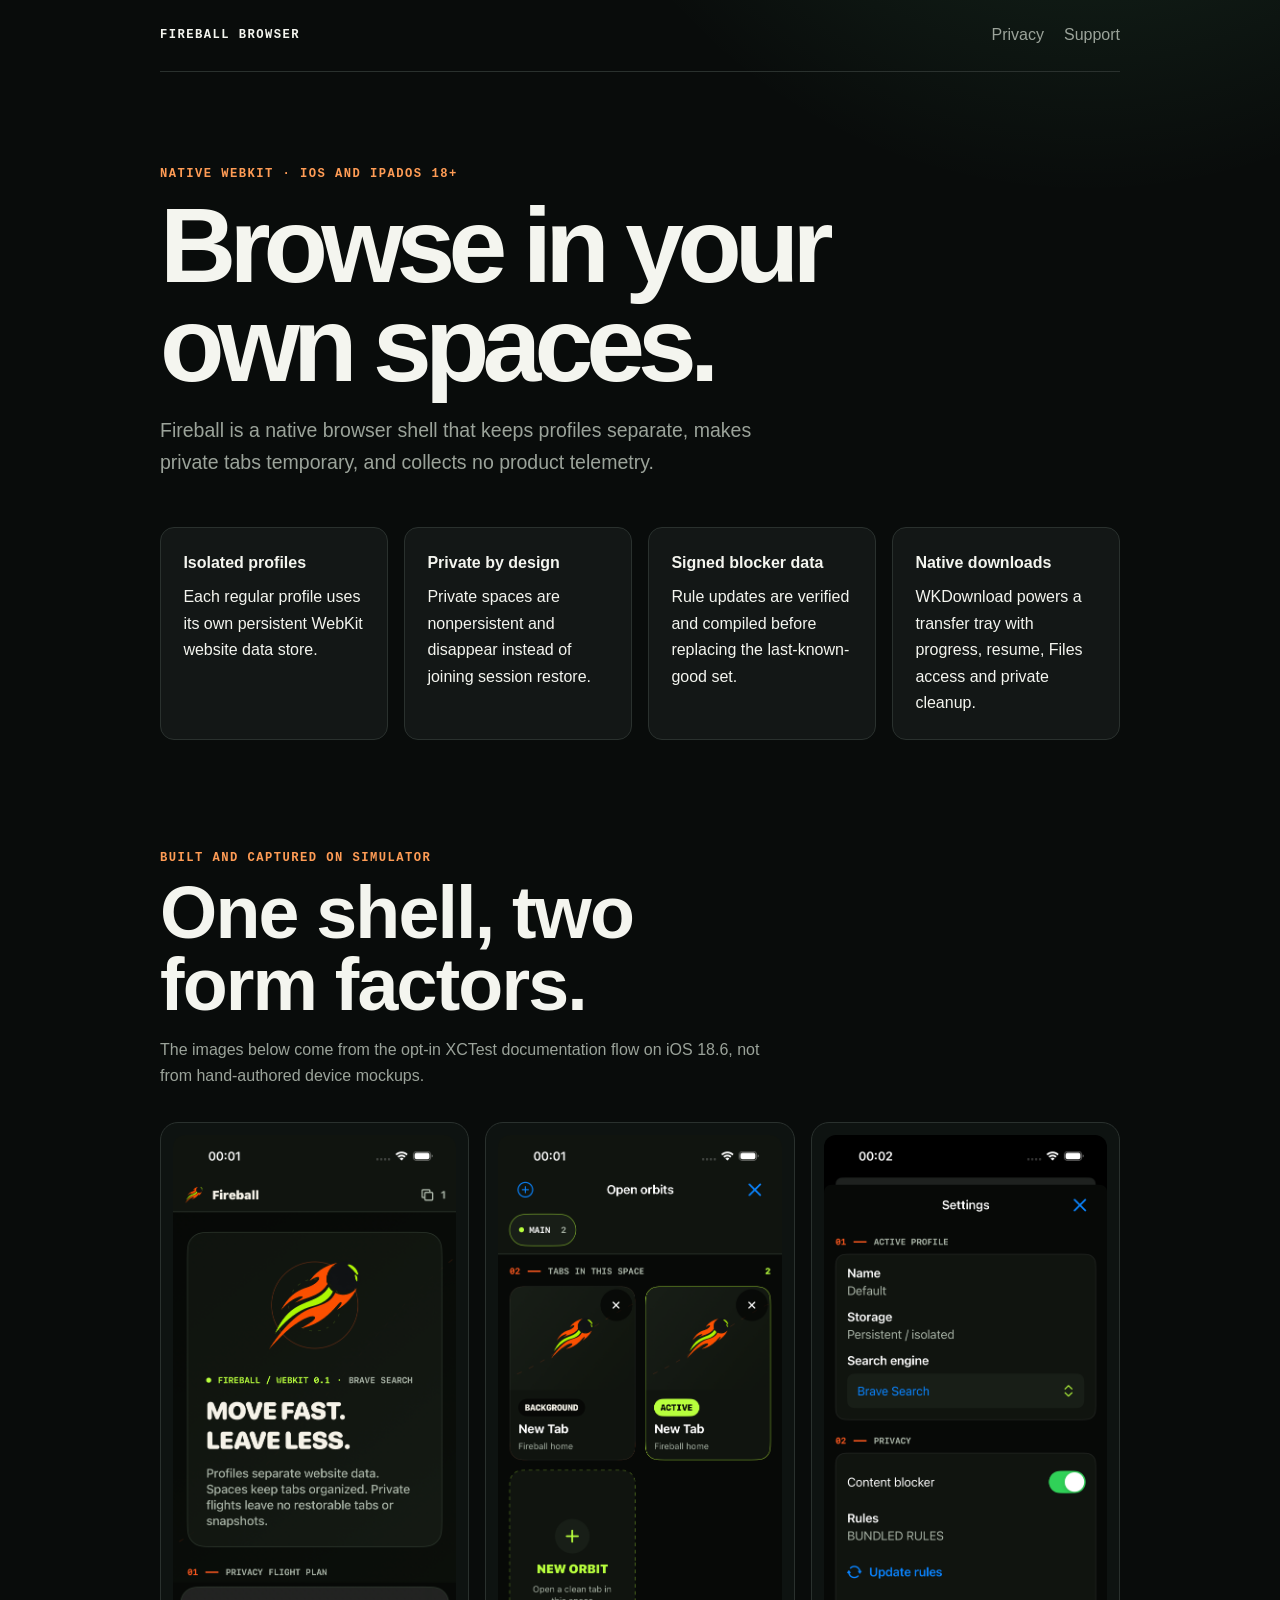
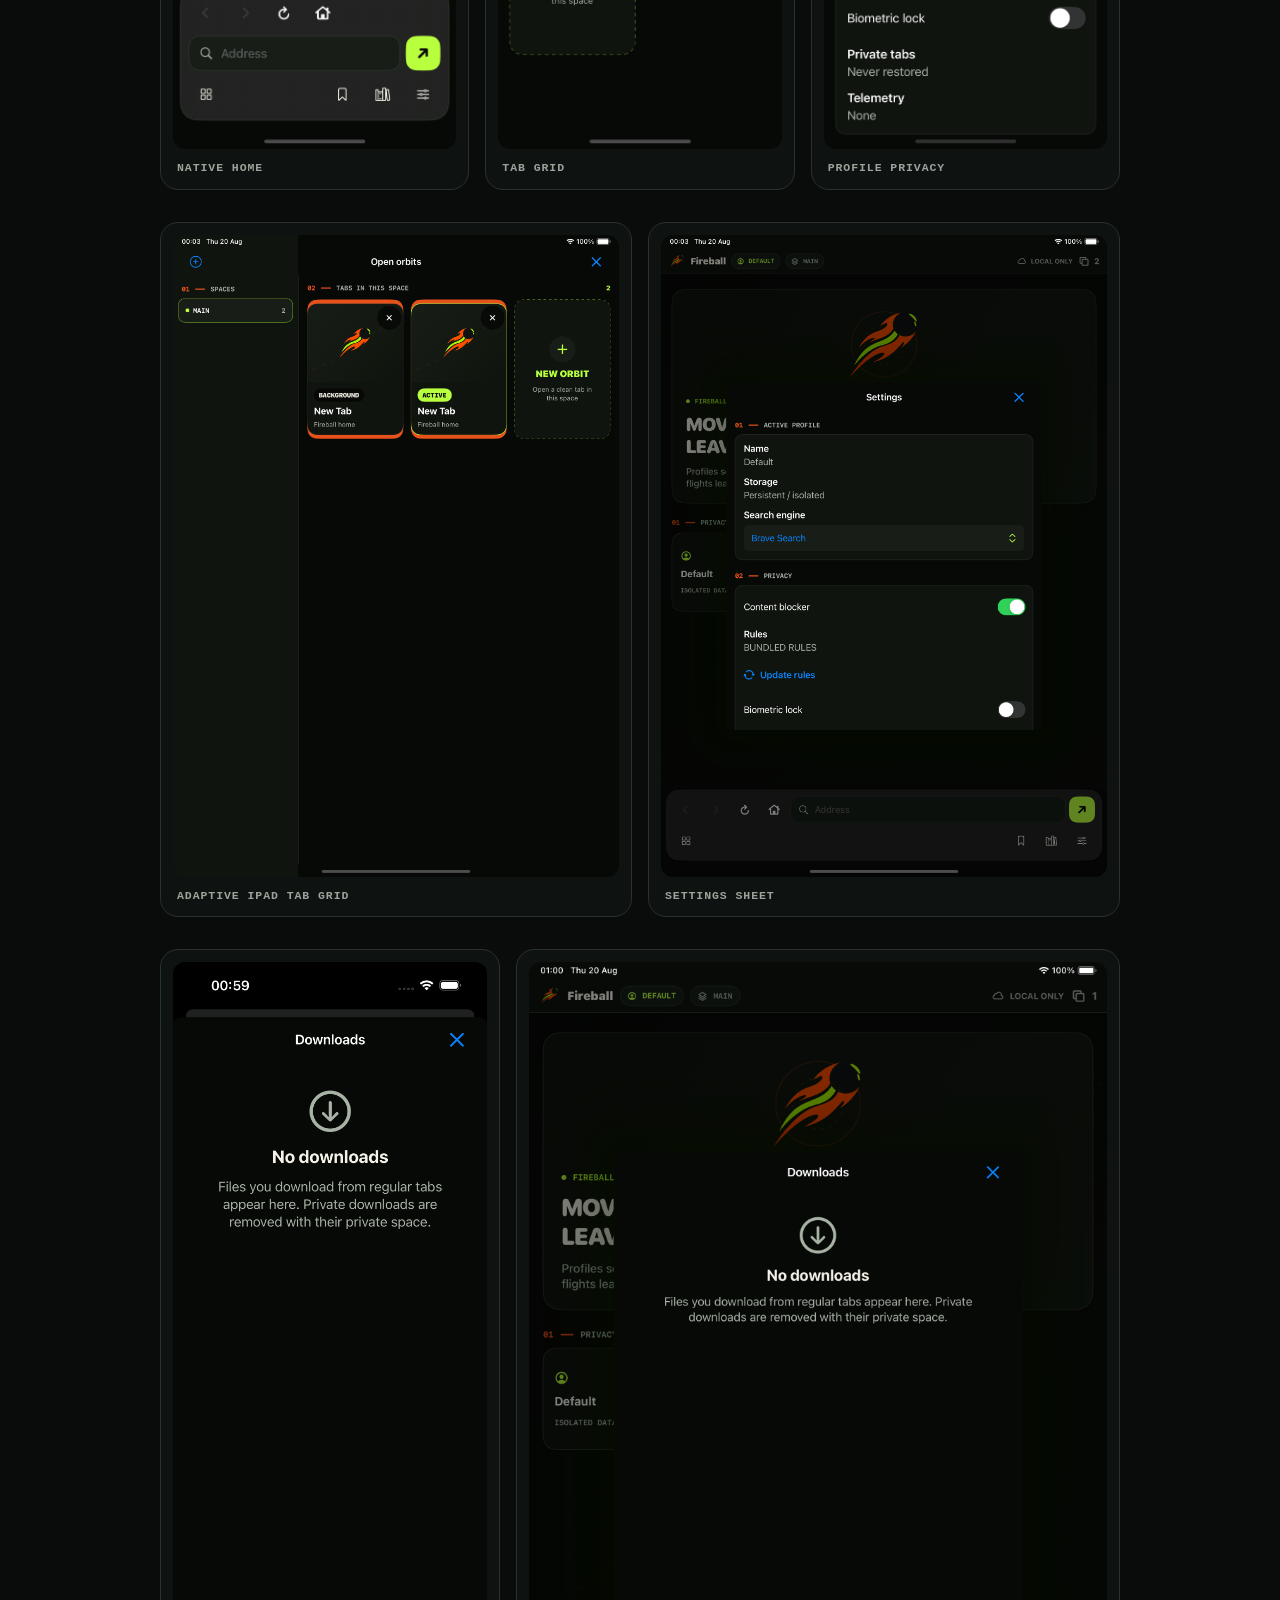
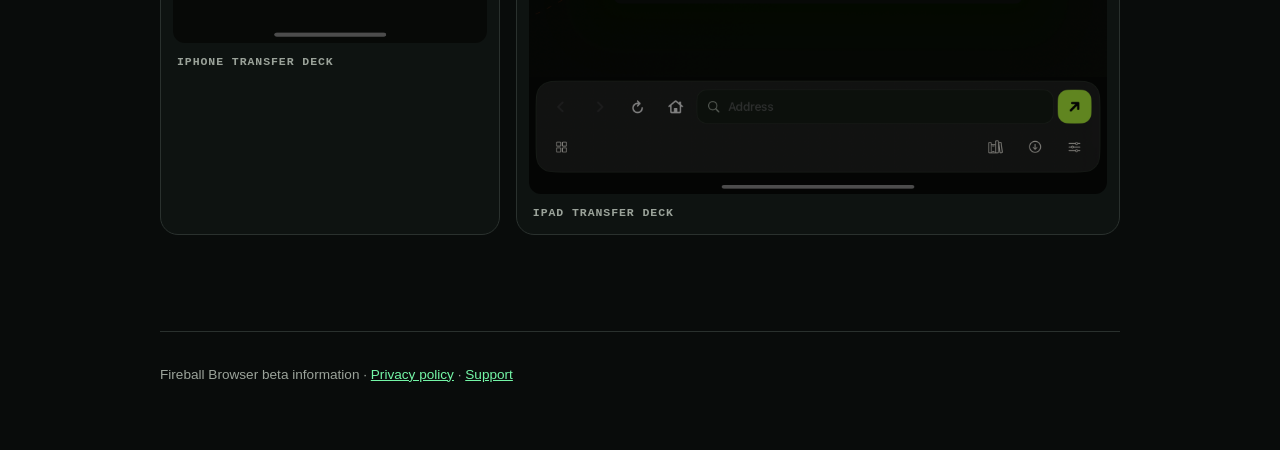
<file: docs/index.html>
<!doctype html>
<html lang="en">
<head>
  <meta charset="utf-8">
  <meta name="viewport" content="width=device-width, initial-scale=1">
  <meta name="description" content="Fireball Browser for iPhone and iPad.">
  <title>Fireball Browser</title>
  <link rel="stylesheet" href="fireball.css">
</head>
<body>
  <a class="skip-link" href="#content">Skip to content</a>
  <div class="shell">
    <nav aria-label="Primary">
      <a class="brand" href="index.html">Fireball Browser</a>
      <div class="nav-links"><a href="privacy.html">Privacy</a><a href="support.html">Support</a></div>
    </nav>
    <main id="content">
      <div class="eyebrow">Native WebKit · iOS and iPadOS 18+</div>
      <h1>Browse in your own spaces.</h1>
      <p class="lede">Fireball is a native browser shell that keeps profiles separate, makes private tabs temporary, and collects no product telemetry.</p>
      <div class="grid">
        <div class="card"><strong>Isolated profiles</strong><span>Each regular profile uses its own persistent WebKit website data store.</span></div>
        <div class="card"><strong>Private by design</strong><span>Private spaces are nonpersistent and disappear instead of joining session restore.</span></div>
        <div class="card"><strong>Signed blocker data</strong><span>Rule updates are verified and compiled before replacing the last-known-good set.</span></div>
        <div class="card"><strong>Native downloads</strong><span>WKDownload powers a transfer tray with progress, resume, Files access and private cleanup.</span></div>
      </div>
      <section class="showcase" aria-labelledby="showcase-title">
        <div class="eyebrow">Built and captured on Simulator</div>
        <h2 id="showcase-title">One shell, two form factors.</h2>
        <p>The images below come from the opt-in XCTest documentation flow on iOS 18.6, not from hand-authored device mockups.</p>
        <div class="screens phone-screens">
          <figure><img loading="lazy" src="assets/fireball-iphone-home.png" alt="Fireball native home on iPhone"><figcaption>Native home</figcaption></figure>
          <figure><img loading="lazy" src="assets/fireball-iphone-tabs.png" alt="Fireball tab grid on iPhone"><figcaption>Tab grid</figcaption></figure>
          <figure><img loading="lazy" src="assets/fireball-iphone-settings.png" alt="Fireball privacy settings on iPhone"><figcaption>Profile privacy</figcaption></figure>
        </div>
        <div class="screens ipad-screens">
          <figure><img loading="lazy" src="assets/fireball-ipad-tabs.png" alt="Fireball adaptive tab grid with spaces sidebar on iPad"><figcaption>Adaptive iPad tab grid</figcaption></figure>
          <figure><img loading="lazy" src="assets/fireball-ipad-settings.png" alt="Fireball settings sheet on iPad"><figcaption>Settings sheet</figcaption></figure>
        </div>
        <div class="screens transfer-screens">
          <figure><img loading="lazy" src="assets/fireball-iphone-downloads.png" alt="Fireball native download tray on iPhone"><figcaption>iPhone transfer deck</figcaption></figure>
          <figure><img loading="lazy" src="assets/fireball-ipad-downloads.png" alt="Fireball native download tray on iPad"><figcaption>iPad transfer deck</figcaption></figure>
        </div>
      </section>
    </main>
    <footer>Fireball Browser beta information · <a href="privacy.html">Privacy policy</a> · <a href="support.html">Support</a></footer>
  </div>
</body>
</html>
</file>
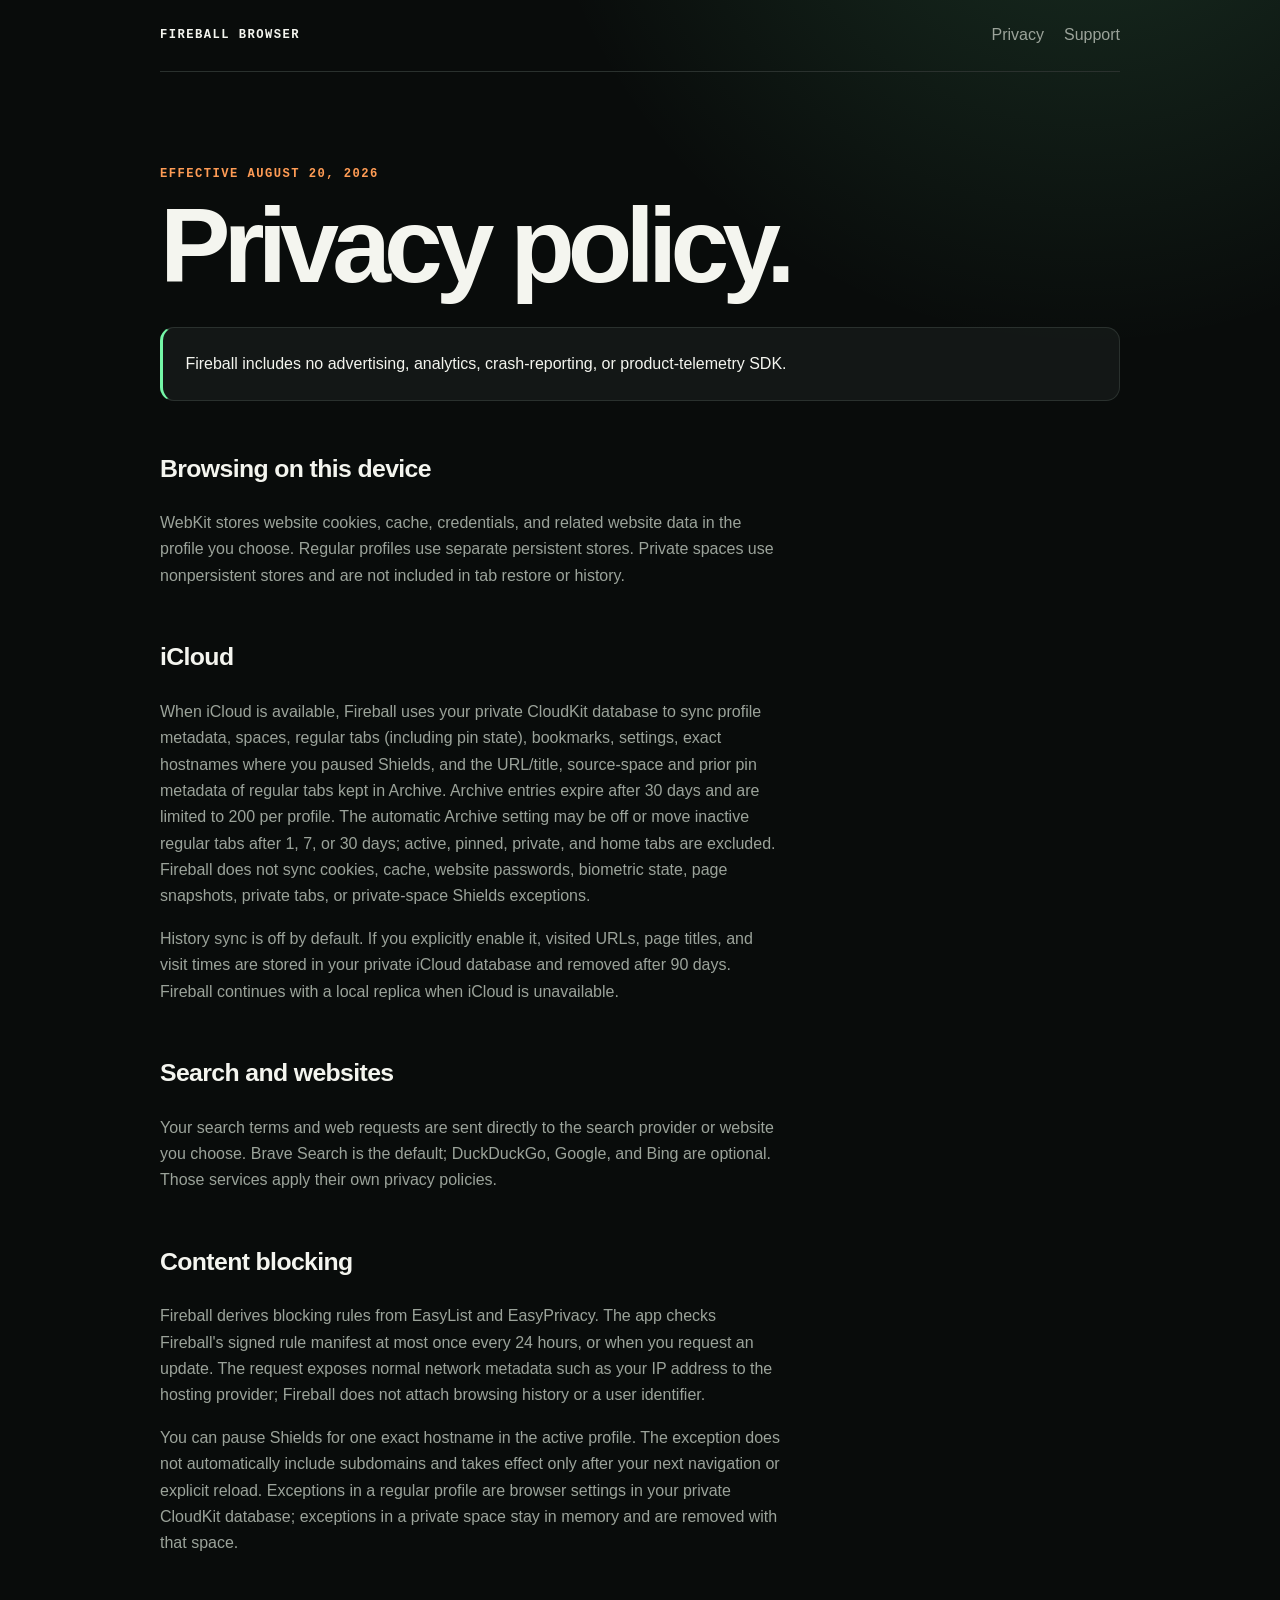
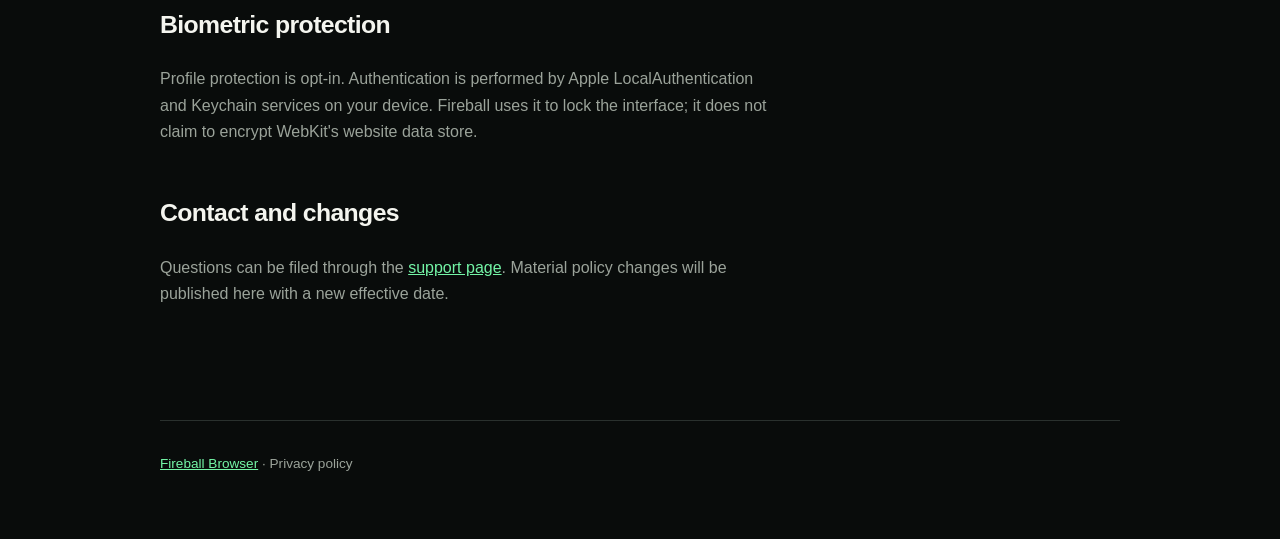
<file: docs/privacy.html>
<!doctype html>
<html lang="en">
<head>
  <meta charset="utf-8">
  <meta name="viewport" content="width=device-width, initial-scale=1">
  <title>Privacy Policy · Fireball Browser</title>
  <link rel="stylesheet" href="fireball.css">
</head>
<body>
  <div class="shell">
    <nav><a class="brand" href="index.html">Fireball Browser</a><div class="nav-links"><a href="privacy.html">Privacy</a><a href="support.html">Support</a></div></nav>
    <main>
      <div class="eyebrow">Effective August 20, 2026</div>
      <h1>Privacy policy.</h1>
      <div class="callout">Fireball includes no advertising, analytics, crash-reporting, or product-telemetry SDK.</div>
      <h2>Browsing on this device</h2>
      <p>WebKit stores website cookies, cache, credentials, and related website data in the profile you choose. Regular profiles use separate persistent stores. Private spaces use nonpersistent stores and are not included in tab restore or history.</p>
      <h2>iCloud</h2>
      <p>When iCloud is available, Fireball uses your private CloudKit database to sync profile metadata, spaces, regular tabs (including pin state), bookmarks, settings, exact hostnames where you paused Shields, and the URL/title, source-space and prior pin metadata of regular tabs kept in Archive. Archive entries expire after 30 days and are limited to 200 per profile. The automatic Archive setting may be off or move inactive regular tabs after 1, 7, or 30 days; active, pinned, private, and home tabs are excluded. Fireball does not sync cookies, cache, website passwords, biometric state, page snapshots, private tabs, or private-space Shields exceptions.</p>
      <p>History sync is off by default. If you explicitly enable it, visited URLs, page titles, and visit times are stored in your private iCloud database and removed after 90 days. Fireball continues with a local replica when iCloud is unavailable.</p>
      <h2>Search and websites</h2>
      <p>Your search terms and web requests are sent directly to the search provider or website you choose. Brave Search is the default; DuckDuckGo, Google, and Bing are optional. Those services apply their own privacy policies.</p>
      <h2>Content blocking</h2>
      <p>Fireball derives blocking rules from EasyList and EasyPrivacy. The app checks Fireball's signed rule manifest at most once every 24 hours, or when you request an update. The request exposes normal network metadata such as your IP address to the hosting provider; Fireball does not attach browsing history or a user identifier.</p>
      <p>You can pause Shields for one exact hostname in the active profile. The exception does not automatically include subdomains and takes effect only after your next navigation or explicit reload. Exceptions in a regular profile are browser settings in your private CloudKit database; exceptions in a private space stay in memory and are removed with that space.</p>
      <h2>Biometric protection</h2>
      <p>Profile protection is opt-in. Authentication is performed by Apple LocalAuthentication and Keychain services on your device. Fireball uses it to lock the interface; it does not claim to encrypt WebKit's website data store.</p>
      <h2>Contact and changes</h2>
      <p>Questions can be filed through the <a href="support.html">support page</a>. Material policy changes will be published here with a new effective date.</p>
    </main>
    <footer><a href="index.html">Fireball Browser</a> · Privacy policy</footer>
  </div>
</body>
</html>
</file>
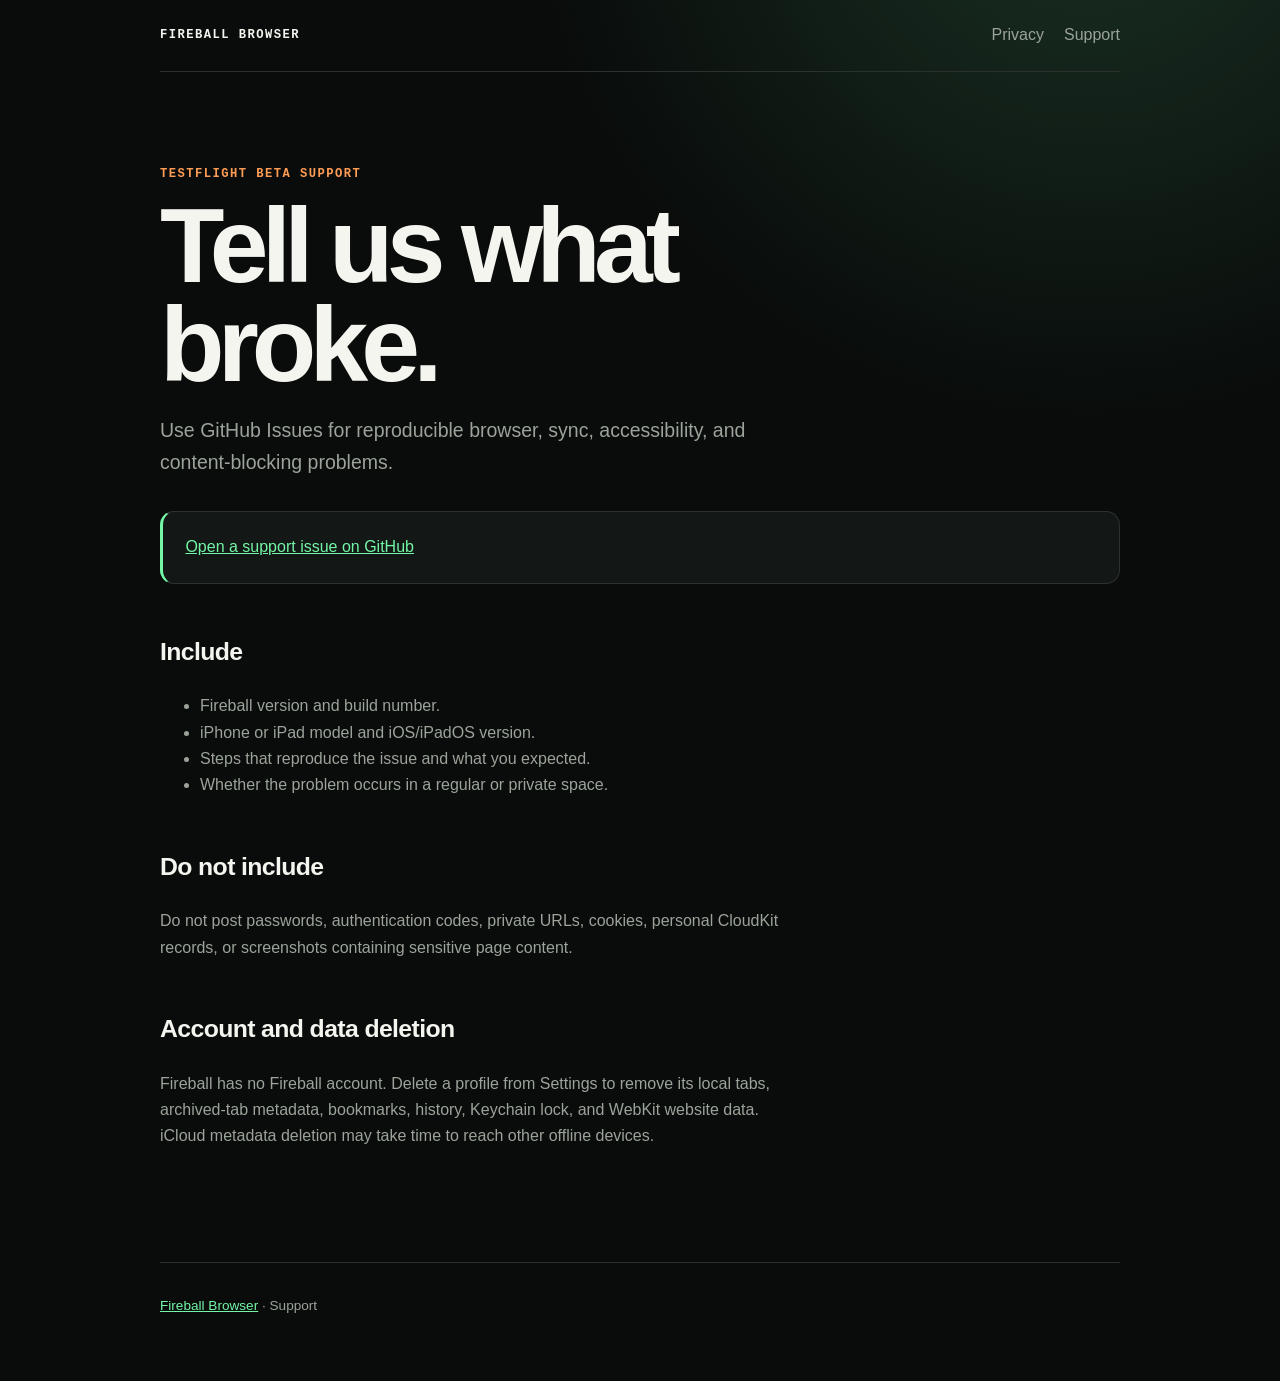
<file: docs/support.html>
<!doctype html>
<html lang="en">
<head>
  <meta charset="utf-8">
  <meta name="viewport" content="width=device-width, initial-scale=1">
  <title>Support · Fireball Browser</title>
  <link rel="stylesheet" href="fireball.css">
</head>
<body>
  <div class="shell">
    <nav><a class="brand" href="index.html">Fireball Browser</a><div class="nav-links"><a href="privacy.html">Privacy</a><a href="support.html">Support</a></div></nav>
    <main>
      <div class="eyebrow">TestFlight beta support</div>
      <h1>Tell us what broke.</h1>
      <p class="lede">Use GitHub Issues for reproducible browser, sync, accessibility, and content-blocking problems.</p>
      <div class="callout"><a href="https://github.com/LamPPKK/fireball-webkit/issues/new/choose">Open a support issue on GitHub</a></div>
      <h2>Include</h2>
      <ul>
        <li>Fireball version and build number.</li>
        <li>iPhone or iPad model and iOS/iPadOS version.</li>
        <li>Steps that reproduce the issue and what you expected.</li>
        <li>Whether the problem occurs in a regular or private space.</li>
      </ul>
      <h2>Do not include</h2>
      <p>Do not post passwords, authentication codes, private URLs, cookies, personal CloudKit records, or screenshots containing sensitive page content.</p>
      <h2>Account and data deletion</h2>
      <p>Fireball has no Fireball account. Delete a profile from Settings to remove its local tabs, archived-tab metadata, bookmarks, history, Keychain lock, and WebKit website data. iCloud metadata deletion may take time to reach other offline devices.</p>
    </main>
    <footer><a href="index.html">Fireball Browser</a> · Support</footer>
  </div>
</body>
</html>
</file>
<file: docs/fireball.css>
:root {
  color-scheme: dark;
  --ink: #f4f5ef;
  --muted: #9ba39a;
  --green: #74f6a7;
  --orange: #ff9c55;
  --panel: #151a18;
  --line: #2a312e;
  --background: #090c0b;
  font-family: Inter, ui-sans-serif, -apple-system, BlinkMacSystemFont, "Segoe UI", sans-serif;
}

* { box-sizing: border-box; }
body {
  margin: 0;
  background:
    radial-gradient(circle at 85% -10%, rgba(116, 246, 167, 0.16), transparent 35rem),
    var(--background);
  color: var(--ink);
  line-height: 1.65;
}
a { color: var(--green); }
.skip-link { position: fixed; top: 0.75rem; left: 0.75rem; z-index: 10; padding: 0.6rem 0.85rem; border-radius: 8px; background: var(--green); color: var(--background); transform: translateY(-180%); }
.skip-link:focus { transform: translateY(0); }
a:focus-visible { outline: 3px solid var(--orange); outline-offset: 4px; }
.shell { width: min(960px, calc(100% - 2rem)); margin: 0 auto; }
nav {
  display: flex;
  align-items: center;
  justify-content: space-between;
  min-height: 72px;
  border-bottom: 1px solid var(--line);
}
.brand, .eyebrow {
  font: 750 0.76rem/1 ui-monospace, SFMono-Regular, Menlo, monospace;
  letter-spacing: 0.12em;
  text-transform: uppercase;
}
.brand { color: var(--ink); text-decoration: none; }
.eyebrow { color: var(--orange); }
.nav-links { display: flex; gap: 1.25rem; }
.nav-links a { color: var(--muted); text-decoration: none; }
.nav-links a:hover { color: var(--ink); }
main { padding: 6rem 0; }
h1 { max-width: 13ch; margin: 1rem 0; font-size: clamp(3rem, 9vw, 6.6rem); line-height: 0.94; letter-spacing: -0.065em; }
h2 { margin-top: 3rem; font-size: 1.55rem; letter-spacing: -0.025em; }
p, li { max-width: 70ch; color: var(--muted); }
.lede { max-width: 55ch; font-size: 1.22rem; }
.callout, .card {
  border: 1px solid var(--line);
  background: color-mix(in srgb, var(--panel) 88%, transparent);
  border-radius: 14px;
  padding: 1.4rem;
}
.callout { margin: 2rem 0; border-left: 3px solid var(--green); }
.grid { display: grid; grid-template-columns: repeat(auto-fit, minmax(220px, 1fr)); gap: 1rem; margin-top: 3rem; }
.card strong { display: block; margin-bottom: 0.5rem; color: var(--ink); }
.showcase { margin-top: 7rem; }
.showcase h2 { max-width: 14ch; margin: 0.8rem 0 1rem; font-size: clamp(2.4rem, 6vw, 4.6rem); line-height: 0.98; }
.screens { display: grid; gap: 1rem; margin-top: 2rem; }
.phone-screens { grid-template-columns: repeat(3, 1fr); }
.ipad-screens { grid-template-columns: repeat(2, 1fr); }
.transfer-screens { grid-template-columns: minmax(180px, 0.72fr) minmax(320px, 1.28fr); }
figure { margin: 0; padding: 0.75rem; border: 1px solid var(--line); border-radius: 18px; background: #0e1311; }
figure img { display: block; width: 100%; height: auto; border-radius: 12px; }
figcaption { padding: 0.8rem 0.25rem 0.2rem; color: var(--muted); font: 700 0.72rem/1 ui-monospace, SFMono-Regular, Menlo, monospace; letter-spacing: 0.08em; text-transform: uppercase; }
footer { padding: 2rem 0 4rem; border-top: 1px solid var(--line); color: var(--muted); font-size: 0.85rem; }
code { color: var(--orange); }
@media (max-width: 720px) {
  main { padding: 3.5rem 0; }
  .grid { grid-template-columns: 1fr; }
  .phone-screens, .ipad-screens, .transfer-screens { grid-template-columns: 1fr; }
  .nav-links { gap: 0.75rem; font-size: 0.86rem; }
}
</file>
